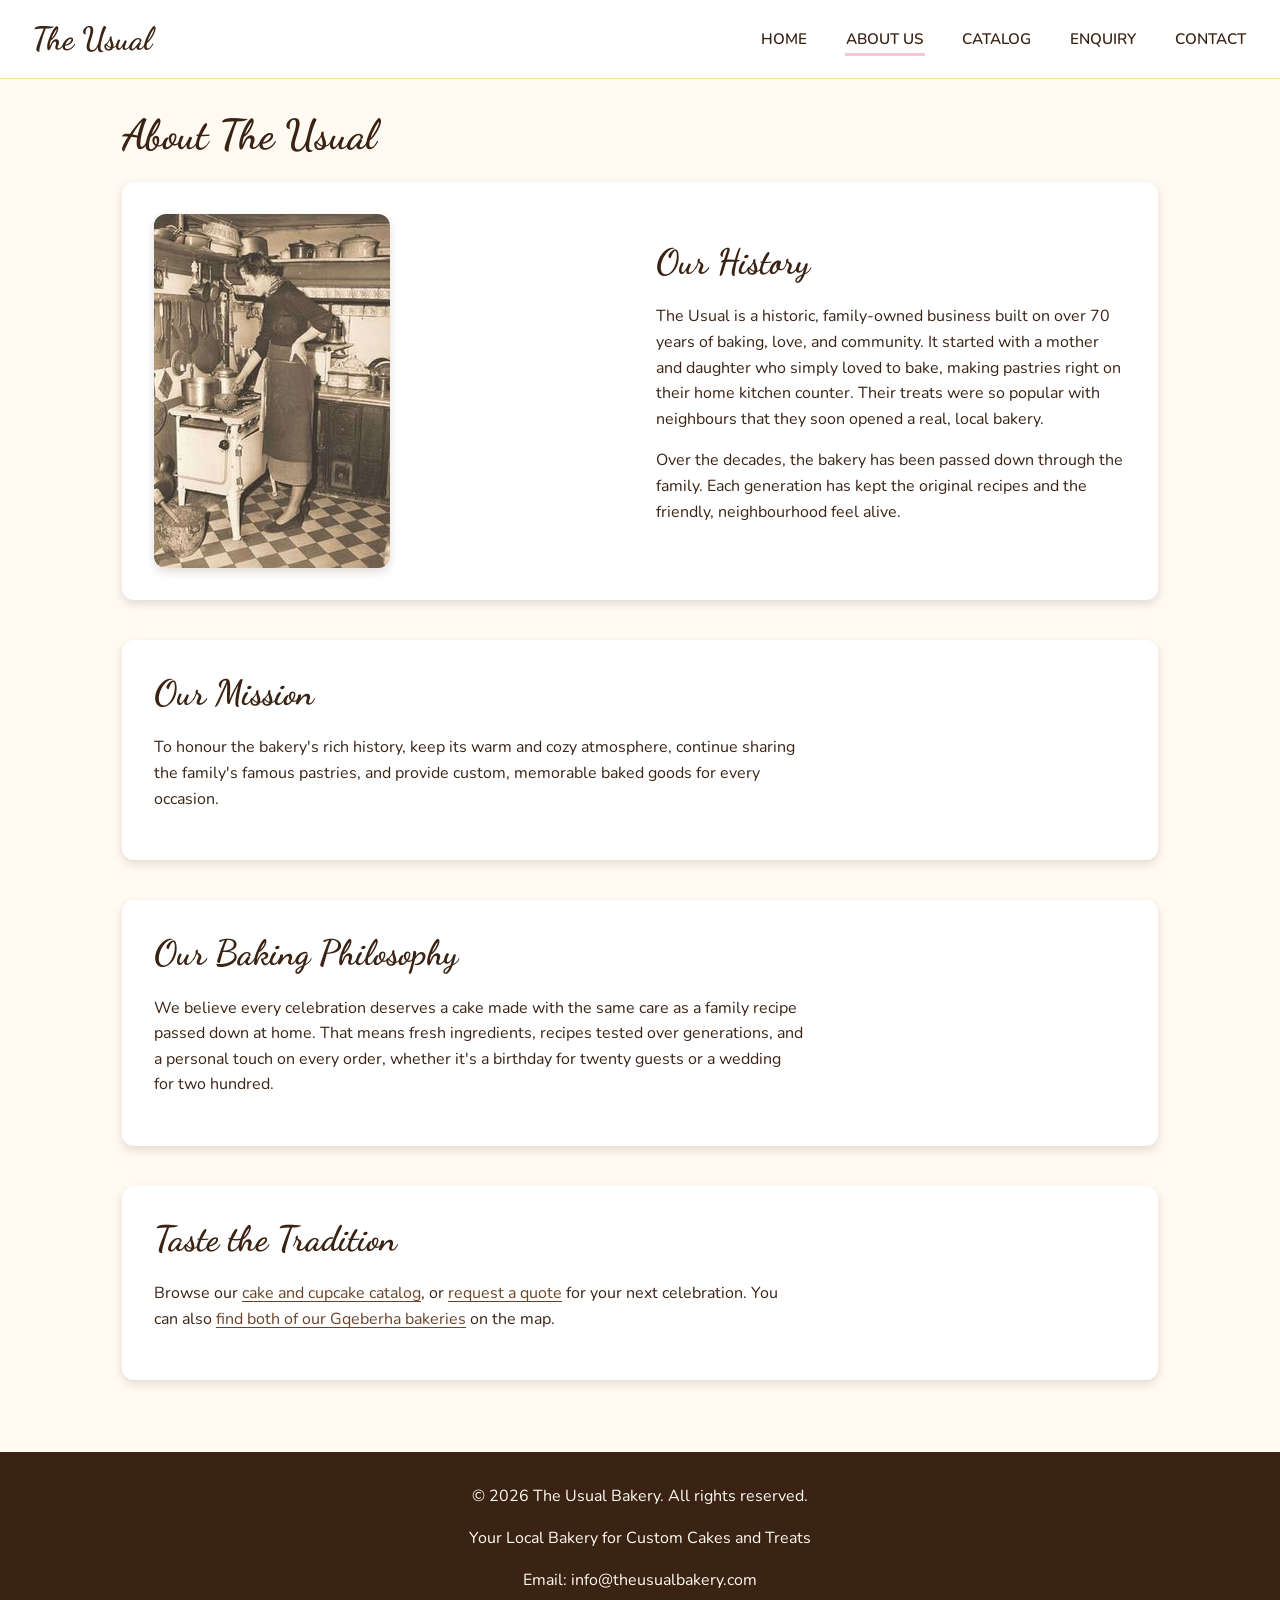
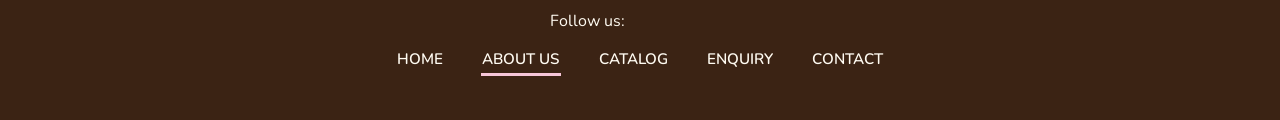
<file: pages/about-us.html>
<!DOCTYPE html>
<html lang="en-ZA">
<head>
    <meta charset="UTF-8">
    <meta name="viewport" content="width=device-width, initial-scale=1.0">

    <!-- SEO: unique title (under about 60 characters) and description (under about 160) for every page -->
    <title>Our Story | Family Bakery in Gqeberha | The Usual</title>
    <meta name="description" content="Meet The Usual: a family-owned Gqeberha bakery with over 70 years of recipes, three generations of bakers and a love for custom celebration cakes.">
    <meta name="robots" content="index, follow">
    <link rel="canonical" href="https://sammie-9510.github.io/TheUsual/about.html">
    <meta name="theme-color" content="#f5e1a4">

    <!-- Social media previews (Open Graph + Twitter) - shown when a page is shared on Facebook, WhatsApp, X etc. -->
    <meta property="og:type" content="website">
    <meta property="og:site_name" content="The Usual Bakery">
    <meta property="og:locale" content="en_ZA">
    <meta property="og:title" content="Our Story | Family Bakery | The Usual">
    <meta property="og:description" content="Meet The Usual: a family-owned Gqeberha bakery with over 70 years of recipes, three generations of bakers and a love for custom celebration cakes.">
    <meta property="og:url" content="https://sammie-9510.github.io/TheUsual/about.html">
    <meta property="og:image" content="https://sammie-9510.github.io/TheUsual/assets/images/original-kitchen.jpg">
    <meta name="twitter:card" content="summary_large_image">

    <link rel="icon" href="../assets/images/Logo.png" type="image/svg+xml">

    <!-- Page speed: connect to the font host early, then load the fonts without blocking the page -->
    <link rel="preconnect" href="https://fonts.googleapis.com">
    <link rel="preconnect" href="https://fonts.gstatic.com" crossorigin>
    <link rel="stylesheet" href="https://fonts.googleapis.com/css2?family=Dancing+Script:wght@600;700&amp;family=Nunito:wght@400;600;700&amp;display=swap">
    <link rel="stylesheet" href="../assets/css/style.css">
</head>
<body>

    <a class="skip-link" href="#main-content">Skip to main content</a>

    <!-- Header: logo + main navigation, identical on every page -->
    <header>
        <a href="../index.html" class="logo">The Usual</a>
        <nav aria-label="Main">
            <ul>
                <li><a href="../index.html">HOME</a></li>
                <li><a href="./about-us.html" aria-current="page">ABOUT US</a></li>
                <li><a href="./catalog.html">CATALOG</a></li>
                <li><a href="./enquiry.html">ENQUIRY</a></li>
                <li><a href="./contact.html">CONTACT</a></li>
            </ul>
        </nav>
    </header>

    <main id="main-content">
        <h1>About The Usual</h1>

        <section id="history" class="split">
            <div class="split-media">
                <img src="../assets/images/first bakery.jpg" alt="The home kitchen where The Usual first started baking">
            </div>
            <div class="split-content">
                <h2>Our History</h2>
                <p>
                    The Usual is a historic, family-owned business built on over 70 years of
                    baking, love, and community. It started with a mother and daughter who
                    simply loved to bake, making pastries right on their home kitchen counter.
                    Their treats were so popular with neighbours that they soon opened a real,
                    local bakery.
                </p>
                <p>
                    Over the decades, the bakery has been passed down through the family. Each
                    generation has kept the original recipes and the friendly, neighbourhood
                    feel alive.
                </p>
            </div>
        </section>

        <section id="mission">
            <h2>Our Mission</h2>
            <p>
                To honour the bakery's rich history, keep its warm and cozy atmosphere,
                continue sharing the family's famous pastries, and provide custom,
                memorable baked goods for every occasion.
            </p>
        </section>

        <section id="philosophy">
            <h2>Our Baking Philosophy</h2>
            <p>
                We believe every celebration deserves a cake made with the same care as
                a family recipe passed down at home. That means fresh ingredients,
                recipes tested over generations, and a personal touch on every order,
                whether it's a birthday for twenty guests or a wedding for two hundred.
            </p>
        </section>

        <section id="next-steps">
            <h2>Taste the Tradition</h2>
            <p>
                Browse our <a href="./catalog.html">cake and cupcake catalog</a>, or
                <a href="./enquiry.html">request a quote</a> for your next celebration.
                You can also <a href="./contact.html">find both of our Gqeberha bakeries</a> on the map.
            </p>
        </section>
    </main>

    <!-- Footer: contact summary, social links and a second set of internal links -->
    <footer>
         <p>&copy; 2026 The Usual Bakery. All rights reserved.</p>
        <p class=" tagline">Your Local Bakery for Custom Cakes and Treats</p>
        <p class="footer-email">Email: <a href="mailto:info@theusualbakery.com">info@theusualbakery.com</a></p>
        <p class="footer-social">Follow us:
            <a href="https://www.facebook.com/" target="_blank" aria-label="Facebook"><i class=" fa-brands fa-facebook"></i></a>
            <a href="https://www.instagram.com/" target="_blank" rel="noopener noreferrer" aria-label="Instagram"><i class=" fa-brands fa-instagram"></i></a>
            <a href="https://www.tiktok.com/" target="_blank" rel="noopener noreferrer" aria-label="TikTok"><i class=" fa-brands fa-tiktok"></i></a>
        </p>
        <nav aria-label="Footer">
            <ul>
                <li><a href="../index.html">HOME</a></li>
                <li><a href="./about-us.html" aria-current="page">ABOUT US</a></li>
                <li><a href="./catalog.html">CATALOG</a></li>
                <li><a href="./enquiry.html">ENQUIRY</a></li>
                <li><a href="./contact.html">CONTACT</a></li>
            </ul>
        </nav>
    </footer>
    <script src="../assets/js/main.js" defer></script>
</body>
</html>
</file>
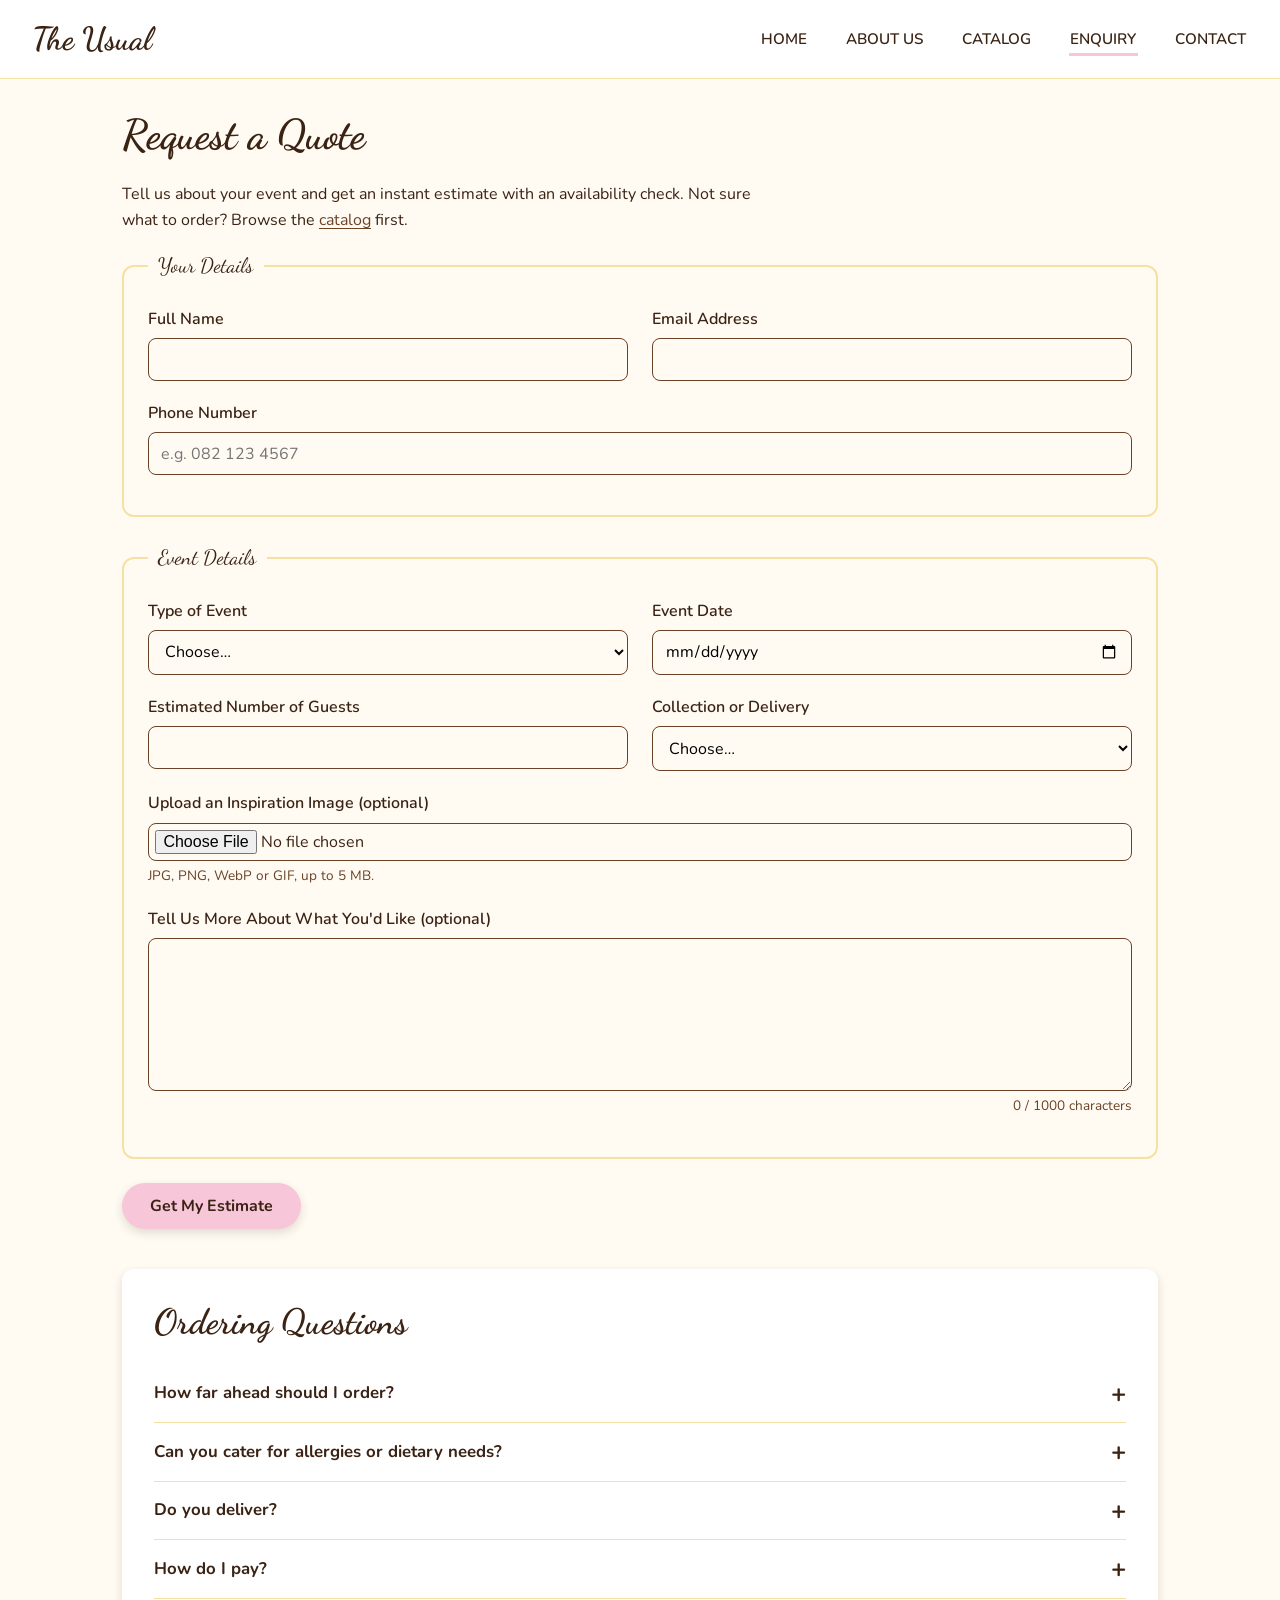
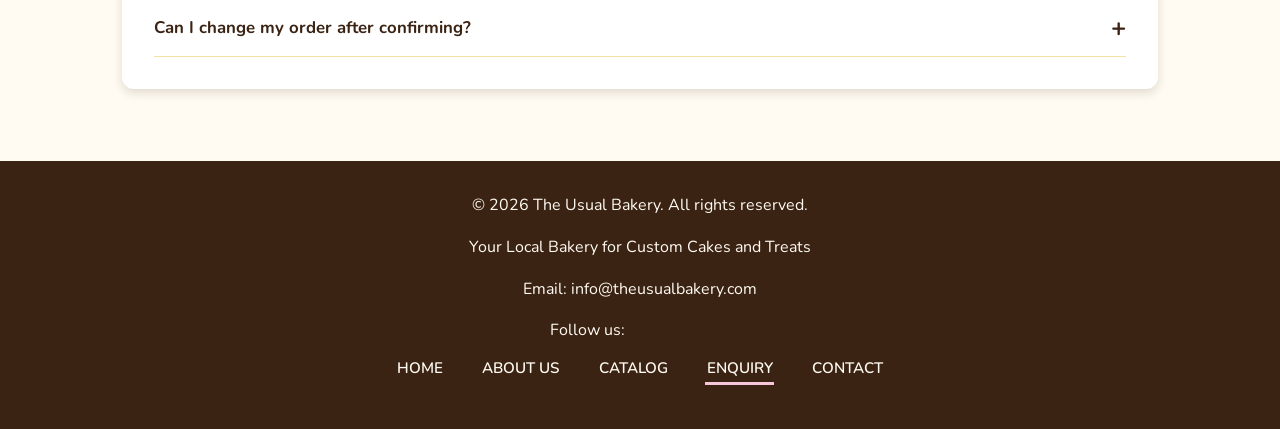
<file: pages/enquiry.html>
<!DOCTYPE html>
<html lang="en-ZA">
<head>
    <meta charset="UTF-8">
    <meta name="viewport" content="width=device-width, initial-scale=1.0">

    <!-- SEO: unique title (under about 60 characters) and description (under about 160) for every page -->
    <title>Request a Cake Quote &amp; Estimate | The Usual Bakery</title>
    <meta name="description" content="Get an instant estimate and availability check for your custom cake, cupcakes or corporate order from The Usual Bakery in Gqeberha. Free quotes, no obligation.">
    <meta name="robots" content="index, follow">
    <link rel="canonical" href="https://sammie-9510.github.io/TheUsual/enquiry.html">
    <meta name="theme-color" content="#f5e1a4">

    <!-- Social media previews (Open Graph + Twitter) - shown when a page is shared on Facebook, WhatsApp, X etc. -->
    <meta property="og:type" content="website">
    <meta property="og:site_name" content="The Usual Bakery">
    <meta property="og:locale" content="en_ZA">
    <meta property="og:title" content="Request a Cake Quote &amp; Estimate | The Usual Bakery">
    <meta property="og:description" content="Get an instant estimate and availability check for your custom cake, cupcakes or corporate order from The Usual Bakery in Gqeberha. Free quotes, no obligation.">
    <meta property="og:url" content="https://sammie-9510.github.io/TheUsual/enquiry.html">
    <meta property="og:image" content="https://sammie-9510.github.io/TheUsual/assets/images/front cake.jpg">
    <meta name="twitter:card" content="summary_large_image">

    <link rel="icon" href="../assets/images/Logo.png" type="image/svg+xml">

    <!-- Page speed: connect to the font host early, then load the fonts without blocking the page -->
    <link rel="preconnect" href="https://fonts.googleapis.com">
    <link rel="preconnect" href="https://fonts.gstatic.com" crossorigin>
    <link rel="stylesheet" href="https://fonts.googleapis.com/css2?family=Dancing+Script:wght@600;700&amp;family=Nunito:wght@400;600;700&amp;display=swap">
    <link rel="stylesheet" href="../assets/css/style.css">
</head>
<body>

    <a class="skip-link" href="#main-content">Skip to main content</a>

    <!-- Header: logo + main navigation, identical on every page -->
    <header>
        <a href="../index.html" class="logo">The Usual</a>
        <nav aria-label="Main">
            <ul>
                <li><a href="../index.html">HOME</a></li>
                <li><a href="./about-us.html">ABOUT US</a></li>
                <li><a href="./catalog.html">CATALOG</a></li>
                <li><a href="./enquiry.html" aria-current="page">ENQUIRY</a></li>
                <li><a href="./contact.html">CONTACT</a></li>
            </ul>
        </nav>
    </header>

    <main id="main-content">
        <h1>Request a Quote</h1>
        <p>
            Tell us about your event and get an instant estimate with an availability check.
            Not sure what to order? Browse the <a href="./catalog.html">catalog</a> first.
        </p>

        <!--
            Enquiry form. Validation, the cost estimate and the AJAX submission are in js/enquiry.js.
            "action" is where the data is sent. It points at a free test service that only echoes data back
            (it stores nothing). Replace it with your own form service (e.g. Formspree or Netlify Forms) to receive real enquiries.
        -->
        <form id="enquiry-form" action="https://jsonplaceholder.typicode.com/posts" method="post" novalidate>

            <div id="form-summary" class="form-summary" role="alert" hidden></div>

            <fieldset>
                <legend>Your Details</legend>
                <div class="form-grid">
                    <div class="field">
                        <label for="full-name">Full Name</label>
                        <input type="text" id="full-name" name="full-name" required minlength="2" maxlength="60"
                               autocomplete="name" aria-describedby="full-name-error">
                        <span class="field-error" id="full-name-error"></span>
                    </div>

                    <div class="field">
                        <label for="email">Email Address</label>
                        <input type="email" id="email" name="email" required maxlength="100"
                               autocomplete="email" aria-describedby="email-error">
                        <span class="field-error" id="email-error"></span>
                    </div>

                    <div class="field">
                        <label for="phone">Phone Number</label>
                        <input type="tel" id="phone" name="phone" required inputmode="tel" autocomplete="tel"
                               pattern="(\+27|0)[1-9][0-9 ]{8,12}" title="A South African number, like 041 000 0001 or +27 82 123 4567"
                               placeholder="e.g. 082 123 4567" aria-describedby="phone-error">
                        <span class="field-error" id="phone-error"></span>
                    </div>
                </div>
            </fieldset>

            <fieldset>
                <legend>Event Details</legend>
                <div class="form-grid">
                    <div class="field">
                        <label for="event-type">Type of Event</label>
                        <select id="event-type" name="event-type" required aria-describedby="event-type-error">
                            <option value="">Choose&hellip;</option>
                            <option value="birthday">Birthday</option>
                            <option value="wedding">Wedding</option>
                            <option value="anniversary">Anniversary</option>
                            <option value="milestone">Milestone Celebration</option>
                            <option value="corporate">Corporate Event</option>
                            <option value="other">Other</option>
                        </select>
                        <span class="field-error" id="event-type-error"></span>
                    </div>

                    <div class="field">
                        <label for="event-date">Event Date</label>
                        <input type="date" id="event-date" name="event-date" required aria-describedby="event-date-error">
                        <span class="field-error" id="event-date-error"></span>
                    </div>

                    <div class="field">
                        <label for="guest-count">Estimated Number of Guests</label>
                        <input type="number" id="guest-count" name="guest-count" required min="1" max="500" step="1"
                               inputmode="numeric" aria-describedby="guest-count-error">
                        <span class="field-error" id="guest-count-error"></span>
                    </div>

                    <div class="field">
                        <label for="delivery">Collection or Delivery</label>
                        <select id="delivery" name="delivery" required aria-describedby="delivery-error">
                            <option value="">Choose&hellip;</option>
                            <option value="collect">Collect from a bakery (free)</option>
                            <option value="deliver">Delivery in Gqeberha (R150)</option>
                        </select>
                        <span class="field-error" id="delivery-error"></span>
                    </div>

                    <div class="field full">
                        <label for="inspiration-image">Upload an Inspiration Image (optional)</label>
                        <input type="file" id="inspiration-image" name="inspiration-image"
                               accept="image/png, image/jpeg, image/webp, image/gif" aria-describedby="inspiration-image-error">
                        <span class="hint">JPG, PNG, WebP or GIF, up to 5 MB.</span>
                        <span class="field-error" id="inspiration-image-error"></span>
                    </div>

                    <div class="field full">
                        <label for="message">Tell Us More About What You'd Like (optional)</label>
                        <textarea id="message" name="message" rows="6" maxlength="1000" aria-describedby="message-count message-error"></textarea>
                        <span class="char-count" id="message-count"></span>
                        <span class="field-error" id="message-error"></span>
                    </div>
                </div>
            </fieldset>

            <!-- Spam trap: real visitors never see or fill this in (see .honeypot in the CSS) -->
            <div class="honeypot" aria-hidden="true">
                <label for="website">Leave this field empty</label>
                <input type="text" id="website" name="website" tabindex="-1" autocomplete="off">
            </div>

            <button type="submit" class="btn">Get My Estimate</button>
        </form>

        <!-- The estimate appears here after the form is submitted -->
        <section id="quote-result" aria-live="polite" hidden></section>

        <!-- FAQ accordion (js/main.js). With JavaScript off, every answer simply shows. -->
        <section id="faq">
            <h2>Ordering Questions</h2>
            <div class="accordion">
                <div class="accordion-item">
                    <h3><button type="button" class="accordion-trigger" id="faq-1-button" aria-expanded="false" aria-controls="faq-1">How far ahead should I order?</button></h3>
                    <div class="accordion-panel" id="faq-1" role="region" aria-labelledby="faq-1-button">
                        <p>Birthday and milestone cakes need 3 days' notice, corporate orders 5 days, anniversary cakes 7 days and wedding cakes 14 days. The form above checks your date for you.</p>
                    </div>
                </div>
                <div class="accordion-item">
                    <h3><button type="button" class="accordion-trigger" id="faq-2-button" aria-expanded="false" aria-controls="faq-2">Can you cater for allergies or dietary needs?</button></h3>
                    <div class="accordion-panel" id="faq-2" role="region" aria-labelledby="faq-2-button">
                        <p>Tell us about any allergies or dietary needs in your message and we will confirm what we can make. Our kitchen handles nuts, gluten, eggs and dairy, so we cannot promise an allergen-free environment.</p>
                    </div>
                </div>
                <div class="accordion-item">
                    <h3><button type="button" class="accordion-trigger" id="faq-3-button" aria-expanded="false" aria-controls="faq-3">Do you deliver?</button></h3>
                    <div class="accordion-panel" id="faq-3" role="region" aria-labelledby="faq-3-button">
                        <p>Yes. Delivery within Gqeberha is a flat R150. You can also collect your order for free from either of our <a href="contact.html">two bakeries</a>.</p>
                    </div>
                </div>
                <div class="accordion-item">
                    <h3><button type="button" class="accordion-trigger" id="faq-4-button" aria-expanded="false" aria-controls="faq-4">How do I pay?</button></h3>
                    <div class="accordion-panel" id="faq-4" role="region" aria-labelledby="faq-4-button">
                        <p>We take a 50% deposit to secure your date, and the balance on collection or delivery. We send banking details with your confirmed quote.</p>
                    </div>
                </div>
                <div class="accordion-item">
                    <h3><button type="button" class="accordion-trigger" id="faq-5-button" aria-expanded="false" aria-controls="faq-5">Can I change my order after confirming?</button></h3>
                    <div class="accordion-panel" id="faq-5" role="region" aria-labelledby="faq-5-button">
                        <p>Changes are free up to 48 hours before your event, as long as we have not started on your decorations. <a href="contact.html">Contact us</a> and we will sort it out.</p>
                    </div>
                </div>
            </div>
        </section>
    </main>

    <!-- Footer: contact summary, social links and a second set of internal links -->
    <footer>
        <p>&copy; 2026 The Usual Bakery. All rights reserved.</p>
        <p class="tagline">Your Local Bakery for Custom Cakes and Treats</p>
        <p class="footer-email">Email: <a href="mailto:info@theusualbakery.com">info@theusualbakery.com</a></p>
        <p class="footer-social">Follow us:
            <a href="https://www.facebook.com/" target="_blank" aria-label="Facebook"><i class=" fa-brands fa-facebook"></i></a>
            <a href="https://www.instagram.com/" target="_blank" rel="noopener noreferrer" aria-label="Instagram"><i class=" fa-brands fa-instagram"></i></a>
            <a href="https://www.tiktok.com/" target="_blank" rel="noopener noreferrer" aria-label="TikTok"><i class=" fa-brands fa-tiktok"></i></a>
        </p>
        <nav aria-label="Footer">
            <ul>
                <li><a href="../index.html">HOME</a></li>
                <li><a href="./about-us.html">ABOUT US</a></li>
                <li><a href="./catalog.html">CATALOG</a></li>
                <li><a href="./enquiry.html" aria-current="page">ENQUIRY</a></li>
                <li><a href="./contact.html">CONTACT</a></li>
            </ul>
        </nav>
    </footer>

    <script src="../assets/js/config.js" defer></script>
    <script src="../assets/js/catalog-data.js" defer></script>
    <script src="../assets/js/validation.js" defer></script>
    <script src="../assets/js/enquiry.js" defer></script>
    <script src="../assets/js/main.js" defer></script>
</body>
</html>
</file>
<file: assets/css/style.css>
/* =========================================================================
   THE USUAL BAKERY - STYLESHEET (Parts 2 and 3)
   WEDE5020 Website Project

   Contents:
   1. Fonts (loaded from each page's <head>)
   2. CSS custom properties (design tokens)
   3. CSS reset
   4. Base / typography styles
   5. Header & navigation
   6. Layout helpers (split, cards, buttons)
   7. Page-specific sections (hero, catalog, tables, locations, forms)
   8. Footer
   9. Responsive design (tablet + mobile breakpoints)
   10. Part 3 additions: accessibility, animation, catalog, modal, gallery,
       accordion, form feedback, map (kept at the end so they can build on
       everything above)
   ========================================================================= */


/* -------------------------------------------------------------------------
   1. Fonts
   Nunito (body) and Dancing Script (headings) are loaded with a <link> tag
   in each page's <head> - that loads faster than a CSS @import.
   ------------------------------------------------------------------------- */


/* -------------------------------------------------------------------------
   2. Design tokens - the whole colour scheme and a few shared values
   are defined once here. Every other rule references these variables,
   which is what lets the "cascading" nature of CSS do the heavy lifting:
   change a colour once, and it updates everywhere it's used.
   ------------------------------------------------------------------------- */
:root {
    --clr-cream: #fffbf2;      /* page background - lets photos stand out */
    --clr-butter: #f5e1a4;     /* soft buttercream yellow */
    --clr-pink: #f7c6d9;       /* pastel pink */
    --clr-brown: #3b2314;      /* dark chocolate brown - main text colour */
    --clr-brown-light: #6b4226;
    --clr-white: #ffffff;

    --font-body: 'Nunito', sans-serif;
    --font-heading: 'Dancing Script', cursive;

    --radius: 12px;
    --shadow: 0 4px 10px rgba(59, 35, 20, 0.15);
}


/* -------------------------------------------------------------------------
   3. Reset - removes inconsistent default spacing/behaviour across browsers
   ------------------------------------------------------------------------- */
* {
    margin: 0;
    padding: 0;
    box-sizing: border-box;
}

img {
    max-width: 100%;   /* relative unit (%) keeps images responsive by default */
    height: auto;
    display: block;
}

a {
    text-decoration: none;
    color: inherit;
}

ul {
    list-style: none;
}


/* -------------------------------------------------------------------------
   4. Base + typography
   ------------------------------------------------------------------------- */
body {
    font-family: var(--font-body);
    background-color: var(--clr-cream);
    color: var(--clr-brown);
    font-size: 1rem;
    line-height: 1.6;
}

h1, h2, h3 {
    font-family: var(--font-heading);
    color: var(--clr-brown);
    line-height: 1.2;
    margin-bottom: 0.6em;
}

h1 { font-size: 3rem; }
h2 { font-size: 2.2rem; }
h3 { font-size: 1.7rem; }

p {
    margin-bottom: 1rem;
    max-width: 65ch; /* keeps paragraphs a comfortable reading width */
}

address {
    font-style: normal;
    margin-bottom: 1rem;
}


/* -------------------------------------------------------------------------
   5. Header & navigation
   Sticky at the top so the enquiry link is always reachable, as
   specified in the proposal's User Experience notes.
   ------------------------------------------------------------------------- */
header {
    position: sticky;
    top: 0;
    z-index: 100;
    background-color: var(--clr-white);
    border-bottom: 1px solid var(--clr-butter);
    padding: 1.25rem 2rem;
    display: flex;
    flex-wrap: wrap;
    align-items: center;
    justify-content: space-between;
    gap: 0.5rem 2rem;
}

.logo {
    font-family: var(--font-heading);
    font-size: 2rem;
    font-weight: 700;
    line-height: 1.2;
    color: var(--clr-brown);
}

nav ul {
    display: flex;
    flex-wrap: wrap;
    align-items: center;
    gap: 0.5em 2.25em;
}

nav a {
    font-weight: 600;
    font-size: 0.95rem;
    padding: 0.3em 0.1em;
    border-bottom: 3px solid transparent;
    transition: border-color 0.2s ease, color 0.2s ease;
}

/* Interactive states - required by the brief: hover, focus and active */
nav a:hover,
nav a:focus {
    border-color: var(--clr-brown);
    color: var(--clr-brown-light);
    outline: none;
}

nav a:active {
    color: var(--clr-pink);
}

footer nav a {
    color: var(--clr-brown);
}


/* -------------------------------------------------------------------------
   6. Layout helpers
   ------------------------------------------------------------------------- */
main {
    max-width: 1100px;
    margin: 0 auto;
    padding: 2rem;
}

/* Generic "card" look applied to every section inside main. This is a
   deliberately broad, low-specificity selector - most sections just
   inherit this look, and only a couple of sections need an override
   rule further down (the cascade doing the work instead of repeating
   the same declarations on lots of individual selectors). */
main section {
    background-color: var(--clr-white);
    border-radius: var(--radius);
    box-shadow: var(--shadow);
    padding: 2rem;
    margin-bottom: 2.5rem;
}

/* Reusable two-column media/content split, used for the homepage hero
   and the About Us history section. Flexbox rather than Grid here so
   the layout degrades gracefully on any browser. */
.split {
    display: flex;
    flex-wrap: wrap;
    gap: 2rem;
    align-items: center;
}

.split-media,
.split-content {
    flex: 1 1 320px; /* each side shares the space evenly, wraps below 320px+gap */
    min-width: 0;
}

.split-media img {
    border-radius: var(--radius);
    box-shadow: var(--shadow);
}

/* Buttons / call-to-action links */
.btn {
    display: inline-block;
    background-color: var(--clr-pink);
    color: var(--clr-brown);
    font-weight: 700;
    padding: 0.75em 1.75em;
    border-radius: 999px;
    box-shadow: var(--shadow);
    border: none;
    font-family: inherit;
    font-size: 1rem;
    cursor: pointer;
    transition: background-color 0.2s ease, transform 0.2s ease;
}

.btn:hover,
.btn:focus {
    background-color: var(--clr-butter);
    transform: translateY(-2px);
    outline: none;
}

.btn:active {
    transform: translateY(0);
}


/* -------------------------------------------------------------------------
   7. Page-specific sections
   ------------------------------------------------------------------------- */

/* Hero (index.html) - uses .split, but sits on the cream background
   rather than a white card, so it overrides the generic "main section"
   rule above. This is the cascade in action: a later, more specific
   rule (#hero) wins over the earlier, more general one (main section). */
#hero {
    background: none;
    box-shadow: none;
    padding: 0;
}

/* Catalog preview table (index.html) and category tables (products.html) */
.table-wrap {
    overflow-x: auto; /* lets wide tables scroll instead of squashing on small screens */
}

table {
    width: 100%;
    border-collapse: collapse;
}

caption {
    font-family: var(--font-heading);
    font-size: 1.4rem;
    margin-bottom: 0.75rem;
    text-align: left;
}

th, td {
    padding: 1rem;
    text-align: center;
    border: 1px solid var(--clr-butter);
    vertical-align: top;
}

th {
    background-color: var(--clr-butter);
    font-family: var(--font-heading);
    font-size: 1.1rem;
}

tr:hover td {
    background-color: rgba(247, 198, 217, 0.25);
}

/* Contact page: two bakery locations side by side on desktop */
.locations {
    display: flex;
    flex-wrap: wrap;
    gap: 2rem;
}

.locations section {
    flex: 1 1 300px;
}

/* Forms (enquiry.html + contact.html) */
fieldset {
    min-width: 0; /* stops a form field's natural width pushing the page wider than a phone screen */
    border: 2px solid var(--clr-butter);
    border-radius: var(--radius);
    padding: 1.5rem;
    margin-bottom: 1.5rem;
}

legend {
    font-family: var(--font-heading);
    font-size: 1.3rem;
    padding: 0 0.5em;
}

.form-grid {
    display: flex;
    flex-wrap: wrap;
    gap: 0.25rem 1.5rem;
}

.field {
    display: flex;
    flex-direction: column;
    flex: 1 1 calc(50% - 0.75rem); /* two fields per row on desktop */
    margin-bottom: 1rem;
}

/* Fields that should take the full width even on desktop (textarea, file upload) */
.field.full {
    flex-basis: 100%;
}

.field label {
    font-weight: 600;
    margin-bottom: 0.35em;
}

.field input,
.field select,
.field textarea {
    font-family: inherit;
    font-size: 1rem;
    padding: 0.6em 0.75em;
    border: 1px solid var(--clr-brown-light);
    border-radius: 8px;
    background-color: var(--clr-cream);
}

.field input:focus,
.field select:focus,
.field textarea:focus {
    outline: 2px solid var(--clr-pink);
    border-color: var(--clr-pink);
}

.field textarea {
    resize: vertical;
    min-height: 8em;
}


/* -------------------------------------------------------------------------
   8. Footer
   ------------------------------------------------------------------------- */
footer {
    background-color: var(--clr-brown);
    color: var(--clr-cream);
    padding: 2rem;
    text-align: center;
}

footer p {
    max-width: none;
    margin-bottom: 1rem;
}

footer nav ul {
    justify-content: center;
}

footer nav a {
    color: var(--clr-cream);
}

footer nav a:hover,
footer nav a:focus {
    color: var(--clr-pink);
}
 .footer-social {
  display: flex;
  gap: 16px;
  margin-top: 16px;
  justify-content: center; /* or flex-start if you prefer left-aligned */
}

.footer-social a {
  color: #333; /* change to match your footer text color */
  font-size: 24px;
  transition: color 0.2s ease, transform 0.2s ease;
  text-decoration: none;
}

.footer-social a:hover {
  color: #e67e22; /* bakery-style accent color – change as needed */
  transform: scale(1.15);
}



/* =========================================================================
   9. RESPONSIVE DESIGN
   Breakpoints: desktop (default styles above), tablet (<= 900px),
   mobile (<= 600px). Relative units (rem/em/%) throughout mean most
   content already resizes itself; the media queries below mainly
   collapse multi-column layouts down to a single column.
   ========================================================================= */

/* ---- Tablet ---- */
@media (max-width: 900px) {
    main {
        padding: 1.5rem;
    }

    h1 { font-size: 2.4rem; }
    h2 { font-size: 1.8rem; }
    h3 { font-size: 1.4rem; }

    .split {
        flex-direction: column;
    }

    .split-media,
    .split-content {
        flex-basis: auto;
    }

    .locations {
        flex-direction: column;
    }

    .locations section {
        flex-basis: auto;
    }

    .field {
        flex-basis: 100%;
    }
}

/* ---- Mobile ---- */
@media (max-width: 600px) {
    header {
        flex-direction: column;
        align-items: flex-start;
        padding: 1rem;
    }

    nav ul {
        flex-direction: column;
        align-items: flex-start;
        gap: 0.5em;
    }

    main {
        padding: 1rem;
    }

    main section {
        padding: 1.25rem;
    }

    h1 { font-size: 2rem; }
    h2 { font-size: 1.5rem; }

    caption { font-size: 1.2rem; }

    th, td {
        padding: 0.6rem;
        font-size: 0.9rem;
    }

    .btn {
        width: 100%;
        text-align: center;
    }
}


/* =========================================================================
   10. PART 3 ADDITIONS
   ========================================================================= */

/* ---------- Accessibility helpers ---------- */

/* Hidden on screen but still read out by screen readers */
.visually-hidden {
    position: absolute;
    width: 1px;
    height: 1px;
    margin: -1px;
    padding: 0;
    overflow: hidden;
    clip: rect(0, 0, 0, 0);
    white-space: nowrap;
    border: 0;
}

/* "Skip to main content" link: only appears when a keyboard user tabs to it */
.skip-link {
    position: absolute;
    top: -4rem;
    left: 1rem;
    z-index: 200;
    background: var(--clr-brown);
    color: var(--clr-cream);
    padding: 0.6em 1.2em;
    border-radius: 0 0 var(--radius) var(--radius);
    font-weight: 700;
    transition: top 0.2s ease;
}

.skip-link:focus {
    top: 0;
}

/* The page you are on is marked in the menu */
nav a[aria-current="page"] {
    border-color: var(--clr-pink);
}

footer nav a[aria-current="page"] {
    border-color: var(--clr-pink);
}

a:focus-visible,
button:focus-visible,
summary:focus-visible {
    outline: 3px solid var(--clr-pink);
    outline-offset: 3px;
}

/* Every page now has one real h1 (good for SEO and screen readers) */
main h1 {
    font-size: 2.6rem;
    margin-bottom: 0.5em;
}

body.no-scroll {
    overflow: hidden; /* stops the page scrolling behind an open pop-up */
}

/* Text links inside content */
main p a:not(.btn),
.note a,
.sent-fail a {
    color: var(--clr-brown-light);
    text-decoration: underline;
    text-underline-offset: 3px;
}

main p a:not(.btn):hover {
    color: var(--clr-brown);
}

/* Catalog preview labels on the home page are links into the filtered catalog */
td a {
    display: block;
    font-weight: 600;
}

td a:hover,
td a:focus-visible {
    text-decoration: underline;
}

/* ---------- Animation ---------- */

/* Sections fade up as they scroll into view (main.js adds these classes) */
.reveal {
    opacity: 0;
    transform: translateY(24px);
    transition: opacity 0.6s ease, transform 0.6s ease;
}

.reveal.is-visible {
    opacity: 1;
    transform: none;
}

@keyframes pop-in {
    from { opacity: 0; transform: scale(0.94); }
    to { opacity: 1; transform: scale(1); }
}

/* Secondary (outline) button */
.btn-secondary {
    background-color: var(--clr-white);
    box-shadow: inset 0 0 0 2px var(--clr-pink);
}

.btn-secondary:hover,
.btn-secondary:focus-visible {
    background-color: var(--clr-butter);
}

.btn[disabled] {
    opacity: 0.6;
    cursor: wait;
    transform: none;
}

/* Back-to-top button (created by main.js) */
.back-to-top {
    position: fixed;
    right: 1.25rem;
    bottom: 1.25rem;
    z-index: 90;
    width: 3rem;
    height: 3rem;
    border: none;
    border-radius: 50%;
    background: var(--clr-brown);
    color: var(--clr-cream);
    font-size: 1.4rem;
    cursor: pointer;
    box-shadow: var(--shadow);
    opacity: 0;
    transform: translateY(12px);
    pointer-events: none;
    transition: opacity 0.3s ease, transform 0.3s ease, background-color 0.2s ease;
}

.back-to-top.is-visible {
    opacity: 1;
    transform: none;
    pointer-events: auto;
}

.back-to-top:hover {
    background: var(--clr-brown-light);
}

/* ---------- Product catalog (products.html) ---------- */

.controls {
    display: flex;
    flex-wrap: wrap;
    gap: 1rem;
    align-items: flex-end;
}

.controls .field {
    flex: 1 1 200px;
    margin-bottom: 0;
}

.controls .btn {
    flex: 0 0 auto;
}

#result-count {
    margin: 1rem 0 0;
    font-size: 0.95rem;
    color: var(--clr-brown-light);
}

.catalog-grid {
    display: grid;
    grid-template-columns: repeat(auto-fill, minmax(270px, 1fr));
    gap: 1.75rem;
    margin-bottom: 2.5rem;
}

.catalog-card {
    display: flex;
    flex-direction: column;
    background: var(--clr-white);
    border-radius: var(--radius);
    box-shadow: var(--shadow);
    overflow: hidden;
    transition: transform 0.25s ease, box-shadow 0.25s ease;
    animation: pop-in 0.35s ease both;
}

.catalog-card:hover {
    transform: translateY(-4px);
    box-shadow: 0 10px 22px rgba(59, 35, 20, 0.22);
}

.catalog-card img {
    width: 100%;
    aspect-ratio: 4 / 3;
    object-fit: cover;
    background: var(--clr-butter); /* shows while the photo loads */
}

.catalog-card-body {
    display: flex;
    flex-direction: column;
    flex: 1;
    padding: 1.25rem;
}

.catalog-card h3 {
    font-size: 1.5rem;
    margin-bottom: 0.3em;
}

.catalog-tag {
    align-self: flex-start;
    background: var(--clr-butter);
    border-radius: 999px;
    padding: 0.15em 0.8em;
    font-size: 0.8rem;
    font-weight: 700;
    margin-bottom: 0.6rem;
}

.catalog-price {
    margin-top: auto;
    font-size: 1.05rem;
}

.catalog-actions {
    display: flex;
    flex-wrap: wrap;
    gap: 0.6rem;
    margin-top: 0.5rem;
}

.catalog-actions .btn {
    flex: 1 1 auto;
    padding: 0.6em 1.1em;
    font-size: 0.95rem;
    text-align: center;
}

.empty-state {
    grid-column: 1 / -1;
    text-align: center;
    padding: 2rem 1rem;
    max-width: none;
}

/* ---------- Pop-ups: product details + photo viewer ---------- */

.modal {
    margin: auto; /* the CSS reset removes the browser's default centring, so put it back */
    border: none;
    border-radius: var(--radius);
    padding: 0;
    width: min(760px, 92vw);
    max-height: 90vh;
    overflow: auto;
    background: var(--clr-white);
    color: var(--clr-brown);
    box-shadow: 0 12px 40px rgba(0, 0, 0, 0.35);
}

.modal::backdrop,
.lightbox::backdrop {
    background: rgba(59, 35, 20, 0.65);
}

.modal[open] {
    animation: pop-in 0.25s ease;
}

.modal-inner {
    display: flex;
    flex-wrap: wrap;
}

.modal-inner img {
    flex: 1 1 280px;
    min-width: 0;
    max-height: 460px;
    object-fit: cover;
}

.modal-content {
    flex: 1 1 280px;
    padding: 2rem;
}

.modal-close,
.lightbox-btn {
    position: absolute;
    border: none;
    border-radius: 50%;
    width: 2.6rem;
    height: 2.6rem;
    font-size: 1.5rem;
    line-height: 1;
    cursor: pointer;
    background: var(--clr-butter);
    color: var(--clr-brown);
    transition: background-color 0.2s ease, transform 0.2s ease;
}

.modal-close {
    top: 0.75rem;
    right: 0.75rem;
}

.modal-close:hover,
.lightbox-btn:hover {
    background: var(--clr-pink);
    transform: scale(1.08);
}

.summary-list {
    display: grid;
    grid-template-columns: max-content 1fr;
    gap: 0.35rem 1.25rem;
    margin-bottom: 1.25rem;
}

.summary-list dt {
    font-weight: 700;
}

.summary-list dd {
    overflow-wrap: anywhere;
}

/* ---------- Gallery + lightbox ---------- */

.gallery {
    list-style: none;
    display: grid;
    grid-template-columns: repeat(auto-fill, minmax(200px, 1fr));
    gap: 1rem;
}

.gallery a {
    display: block;
    overflow: hidden;
    border-radius: var(--radius);
    box-shadow: var(--shadow);
}

.gallery img {
    width: 100%;
    aspect-ratio: 4 / 3;
    object-fit: cover;
    background: var(--clr-butter);
    transition: transform 0.4s ease;
}

.gallery a:hover img,
.gallery a:focus-visible img {
    transform: scale(1.07);
}

.lightbox {
    border: none;
    background: transparent;
    padding: 0;
    width: 100vw;
    height: 100vh;
    max-width: none;
    max-height: none;
    color: var(--clr-cream);
}

.lightbox[open] {
    display: flex;
    align-items: center;
    justify-content: center;
    animation: pop-in 0.25s ease;
}

.lightbox::backdrop {
    background: rgba(25, 12, 6, 0.92);
}

.lightbox figure {
    margin: 0;
    max-width: 88vw;
    text-align: center;
}

.lightbox img {
    max-width: 88vw;
    max-height: 72vh;
    margin: 0 auto;
    border-radius: 8px;
    box-shadow: 0 8px 30px rgba(0, 0, 0, 0.5);
}

.lightbox figcaption {
    margin-top: 0.9rem;
    font-size: 1.05rem;
}

.lightbox-btn {
    z-index: 2;
}

#lightbox-close { top: 1rem; right: 1rem; }
#lightbox-prev { left: 1rem; top: 50%; margin-top: -1.3rem; }
#lightbox-next { right: 1rem; top: 50%; margin-top: -1.3rem; }

.lightbox-count {
    position: absolute;
    bottom: 1rem;
    left: 0;
    right: 0;
    text-align: center;
    max-width: none;
    margin: 0;
    font-size: 0.9rem;
}

/* ---------- Accordion (FAQ) ---------- */

.accordion-item {
    border-bottom: 1px solid var(--clr-butter);
}

.accordion-item h3 {
    margin: 0;
    font-family: var(--font-body);
    font-size: 1.05rem;
}

.accordion-trigger {
    display: flex;
    justify-content: space-between;
    align-items: center;
    gap: 1rem;
    width: 100%;
    padding: 1rem 0;
    background: none;
    border: none;
    font: inherit;
    font-weight: 700;
    color: inherit;
    text-align: left;
    cursor: pointer;
}

.accordion-trigger::after {
    content: "+";
    font-size: 1.6rem;
    line-height: 1;
    transition: transform 0.3s ease;
}

.accordion-trigger[aria-expanded="true"]::after {
    transform: rotate(45deg);
}

.accordion-trigger:hover {
    color: var(--clr-brown-light);
}

.accordion-panel p {
    padding-bottom: 1rem;
    margin: 0;
}

/* Collapsed styling only switches on once main.js has run, so with
   JavaScript off every answer is simply visible. */
.accordion--ready .accordion-panel {
    max-height: 0;
    overflow: hidden;
    visibility: hidden;
    transition: max-height 0.35s ease, visibility 0s linear 0.35s;
}

.accordion--ready .accordion-panel.is-open {
    visibility: visible;
    transition: max-height 0.35s ease, visibility 0s;
}

/* ---------- Form feedback ---------- */

.field-error {
    color: #b3261e;
    font-size: 0.9rem;
    font-weight: 600;
    margin-top: 0.3rem;
}

.field-error:empty {
    display: none;
}

.field.has-error input,
.field.has-error select,
.field.has-error textarea {
    border-color: #b3261e;
    background-color: #fff6f5;
}

.form-summary {
    background: #fdecea;
    border-left: 4px solid #b3261e;
    border-radius: 8px;
    padding: 0.75rem 1rem;
    margin-bottom: 1.25rem;
    font-weight: 700;
    color: #7a1a14;
}

.char-count,
.hint {
    font-size: 0.85rem;
    color: var(--clr-brown-light);
    margin-top: 0.25rem;
}

.char-count {
    text-align: right;
}

/* A trap for spam bots: people never see this field */
.honeypot {
    position: absolute;
    left: -9999px;
    width: 1px;
    height: 1px;
    overflow: hidden;
}

/* ---------- Enquiry result + email preview ---------- */

.reference {
    font-weight: 700;
    letter-spacing: 0.04em;
}

.status {
    border-left: 5px solid;
    border-radius: 8px;
    padding: 0.9rem 1.1rem;
    margin: 1rem 0 1.5rem;
}

.status p {
    margin: 0.3rem 0 0;
    max-width: none;
}

.status-available { background: #e8f5e9; border-color: #2e7d32; }
.status-limited { background: #fff8e1; border-color: #b26a00; }
.status-unavailable { background: #fdecea; border-color: #b3261e; }

.note {
    font-size: 0.95rem;
    color: var(--clr-brown-light);
}

.sent-ok,
.sent-fail {
    font-weight: 600;
}

.result-actions {
    display: flex;
    flex-wrap: wrap;
    gap: 1rem;
    margin-top: 1.5rem;
}

.email-body {
    white-space: pre-wrap;
    overflow-wrap: anywhere;
    font-family: inherit;
    background: var(--clr-cream);
    border: 1px solid var(--clr-butter);
    border-radius: 8px;
    padding: 1rem;
}

/* ---------- Interactive map (contact.html) ---------- */

#map-canvas {
    position: relative;
    isolation: isolate; /* keeps the map's own layers from sliding over the sticky header */
    width: 100%;
    height: 380px;
    border-radius: var(--radius);
    box-shadow: var(--shadow);
    background: var(--clr-butter);
}

.map-pin-wrapper {
    background: none;
    border: none;
}

.map-pin {
    display: block;
    width: 30px;
    height: 30px;
    background: var(--clr-pink);
    border: 3px solid var(--clr-brown);
    border-radius: 50% 50% 50% 0;
    transform: rotate(-45deg);
    box-shadow: var(--shadow);
}

.map-links {
    list-style: none;
    display: flex;
    flex-wrap: wrap;
    gap: 0.5rem 1.5rem;
    margin-top: 1rem;
}

/* Fallback if someone keeps a Google Maps <iframe> instead of the Leaflet map */
.map-embed {
    position: relative;
    width: 100%;
    padding-bottom: 56.25%;
    height: 0;
    overflow: hidden;
    border-radius: var(--radius);
    box-shadow: var(--shadow);
    margin-bottom: 1.5rem;
}

.map-embed iframe {
    position: absolute;
    top: 0;
    left: 0;
    width: 100%;
    height: 100%;
}

/* ---------- Footer extras ---------- */

.footer-contact,
.footer-social {
    max-width: none;
    margin-bottom: 0.75rem;
}

.footer-social a {
    display: inline-block;
    margin: 0 0.6rem;
    color: var(--clr-cream);
    text-decoration: underline;
    text-underline-offset: 3px;
}

.footer-social a:hover {
    color: var(--clr-pink);
}

.notice {
    background: var(--clr-butter);
    border-radius: 8px;
    padding: 1rem;
}

/* ---------- Part 3 responsive tweaks ---------- */

@media (max-width: 900px) {
    main h1 { font-size: 2.1rem; }
    #map-canvas { height: 320px; }
}

@media (max-width: 600px) {
    main h1 { font-size: 1.8rem; }
    #map-canvas { height: 280px; }
    .modal-content { padding: 1.25rem; }
    .product-grid { grid-template-columns: 1fr; }
    .summary-list { grid-template-columns: 1fr; gap: 0.1rem; }
    .summary-list dd { margin-bottom: 0.6rem; }
    .lightbox img { max-height: 62vh; }
    .controls .btn { width: 100%; }
}

/* People who ask their device for less motion get no animations */
@media (prefers-reduced-motion: reduce) {
    *,
    *::before,
    *::after {
        animation-duration: 0.01ms !important;
        animation-iteration-count: 1 !important;
        transition-duration: 0.01ms !important;
        scroll-behavior: auto !important;
    }

    .reveal {
        opacity: 1;
        transform: none;
    }
}

.footer-contact a {
    color: inherit;
    text-decoration: underline;
    text-underline-offset: 3px;
}

.footer-contact a:hover {
    color: var(--clr-pink);
}

/* Spacing touches */
.table-wrap + p {
    margin-top: 1.25rem;
}

footer nav {
    margin-bottom: 1rem;
}

/* Polish: pop-up tag, anchor offsets for the sticky header, spacing between the two locations */
.modal-content .product-tag {
    display: inline-block;
}

main [id] {
    scroll-margin-top: 6rem; /* links like #faq and focused headings don't hide under the sticky header */
}

.locations {
    margin-bottom: 2.5rem;
}

.locations section {
    margin-bottom: 0;
}

/* Form fit: inputs (especially the file picker) never wider than their card */
.field input,
.field select,
.field textarea {
    width: 100%;
    min-width: 0;
    max-width: 100%;
}

.field input[type="file"] {
    padding: 0.4em;
}

#enquiry-form,
#contact-form-element {
    margin-bottom: 2.5rem;
}
</file>
